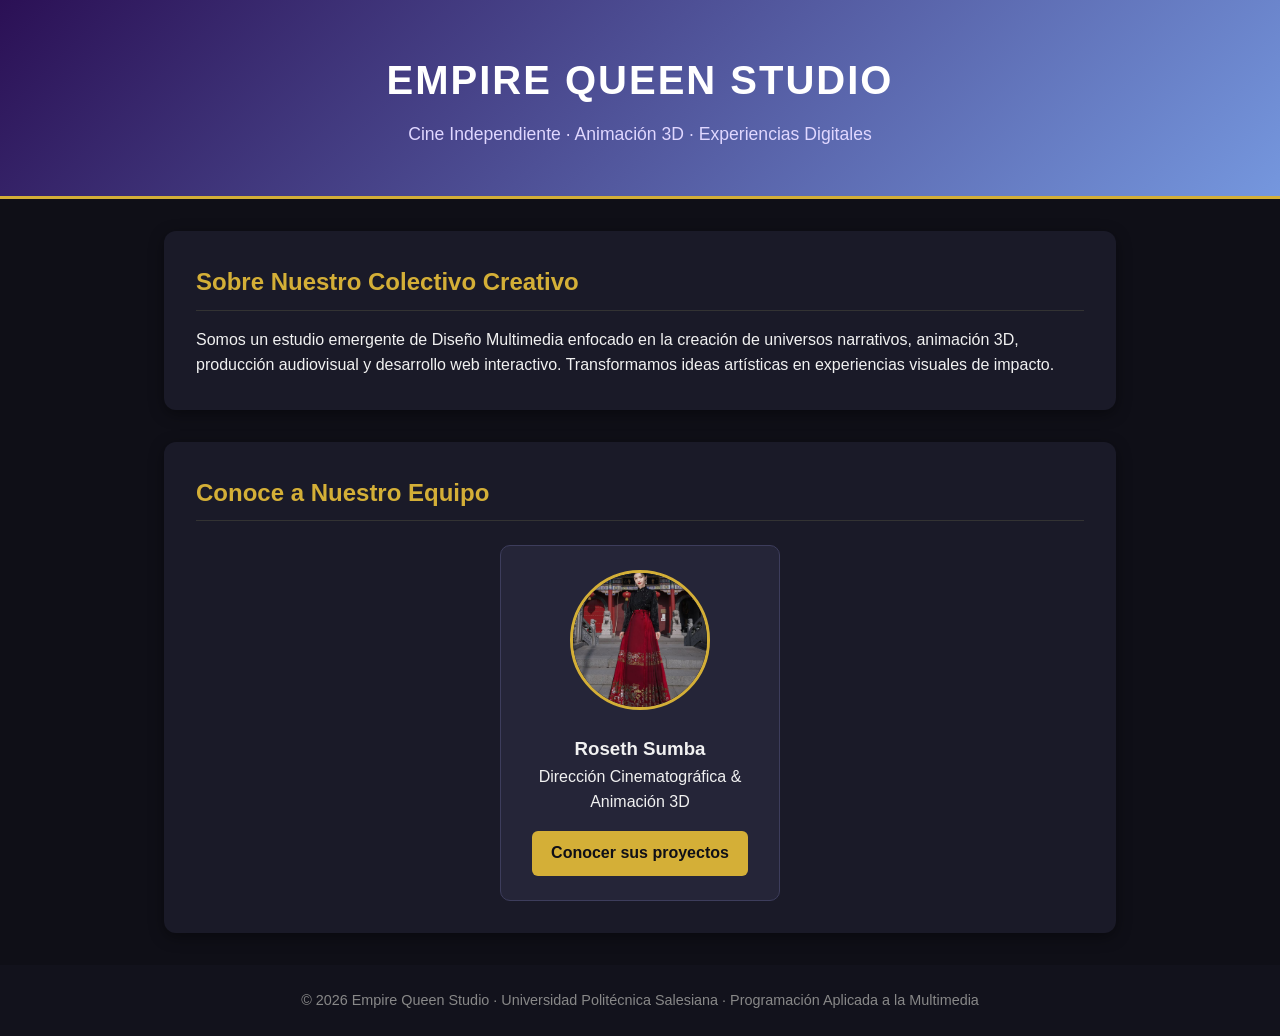
<file: empire-queen/imagenes/index.html>
<!DOCTYPE html>
<html lang="es">
<head>
    <meta charset="UTF-8">
    <meta name="viewport" content="width=device-width, initial-scale=1.0">
    <title>Empire Queen | Colectivo de Diseño Multimedia</title>
    <link rel="stylesheet" href="estilos.css">
</head>
<body>

    <header>
        <h1>EMPIRE QUEEN STUDIO</h1>
        <p>Cine Independiente · Animación 3D · Experiencias Digitales</p>
    </header>

    <main>
        <section>
            <h2>Sobre Nuestro Colectivo Creativo</h2>
            <p>
                Somos un estudio emergente de Diseño Multimedia enfocado en la creación de universos narrativos, animación 3D, producción audiovisual y desarrollo web interactivo. Transformamos ideas artísticas en experiencias visuales de impacto.
            </p>
        </section>

        <section>
            <h2>Conoce a Nuestro Equipo</h2>
            <div class="grid-equipo">
                <article class="tarjeta">
                    <img src="roseth.jpg/roseth.jpg.jpeg" alt="Fotografía de Roseth Sumba">
                    <h3>Roseth Sumba</h3>
                    <p>Dirección Cinematográfica & Animación 3D</p>
                    <a href="roseth.jpg/index.html" class="btn">Conocer sus proyectos</a>
                </article>
            </div>
        </section>
    </main>

    <footer>
        <p>© 2026 Empire Queen Studio · Universidad Politécnica Salesiana · Programación Aplicada a la Multimedia</p>
    </footer>

</body>
</html>
</file>
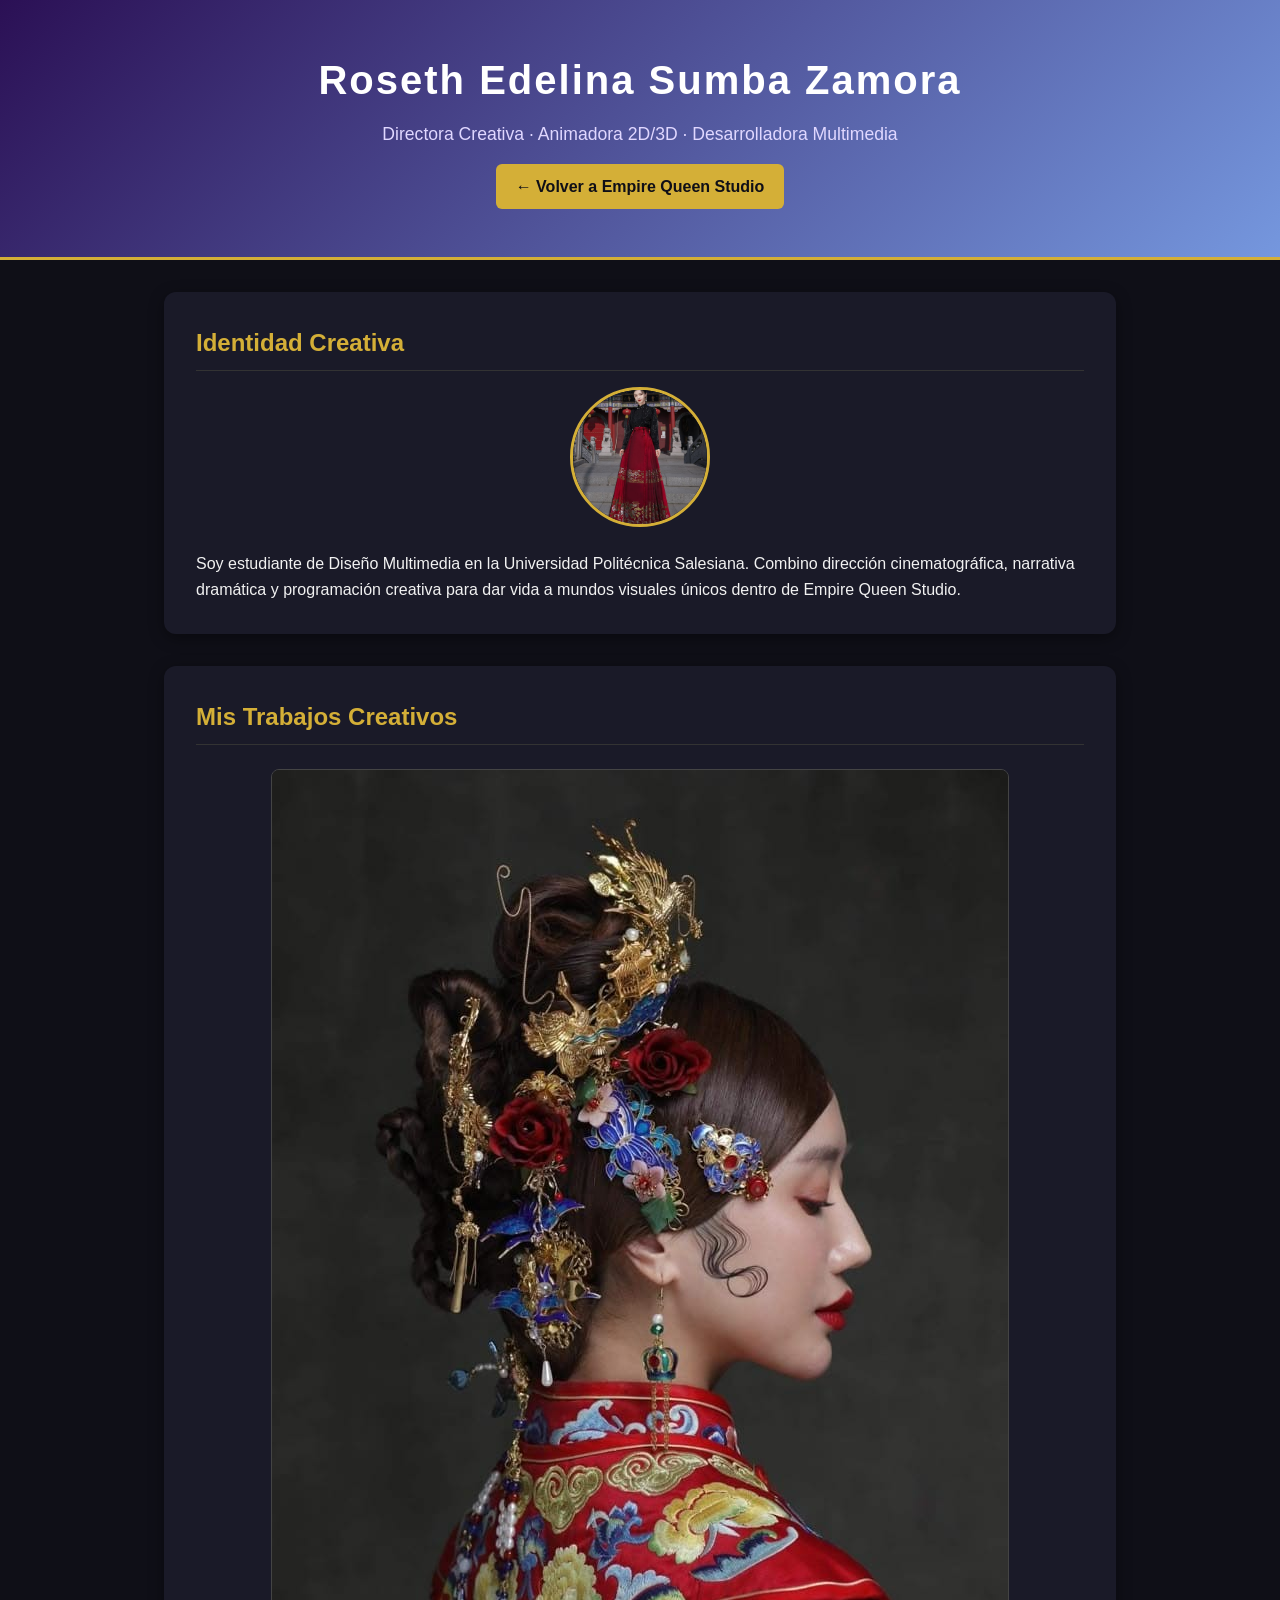
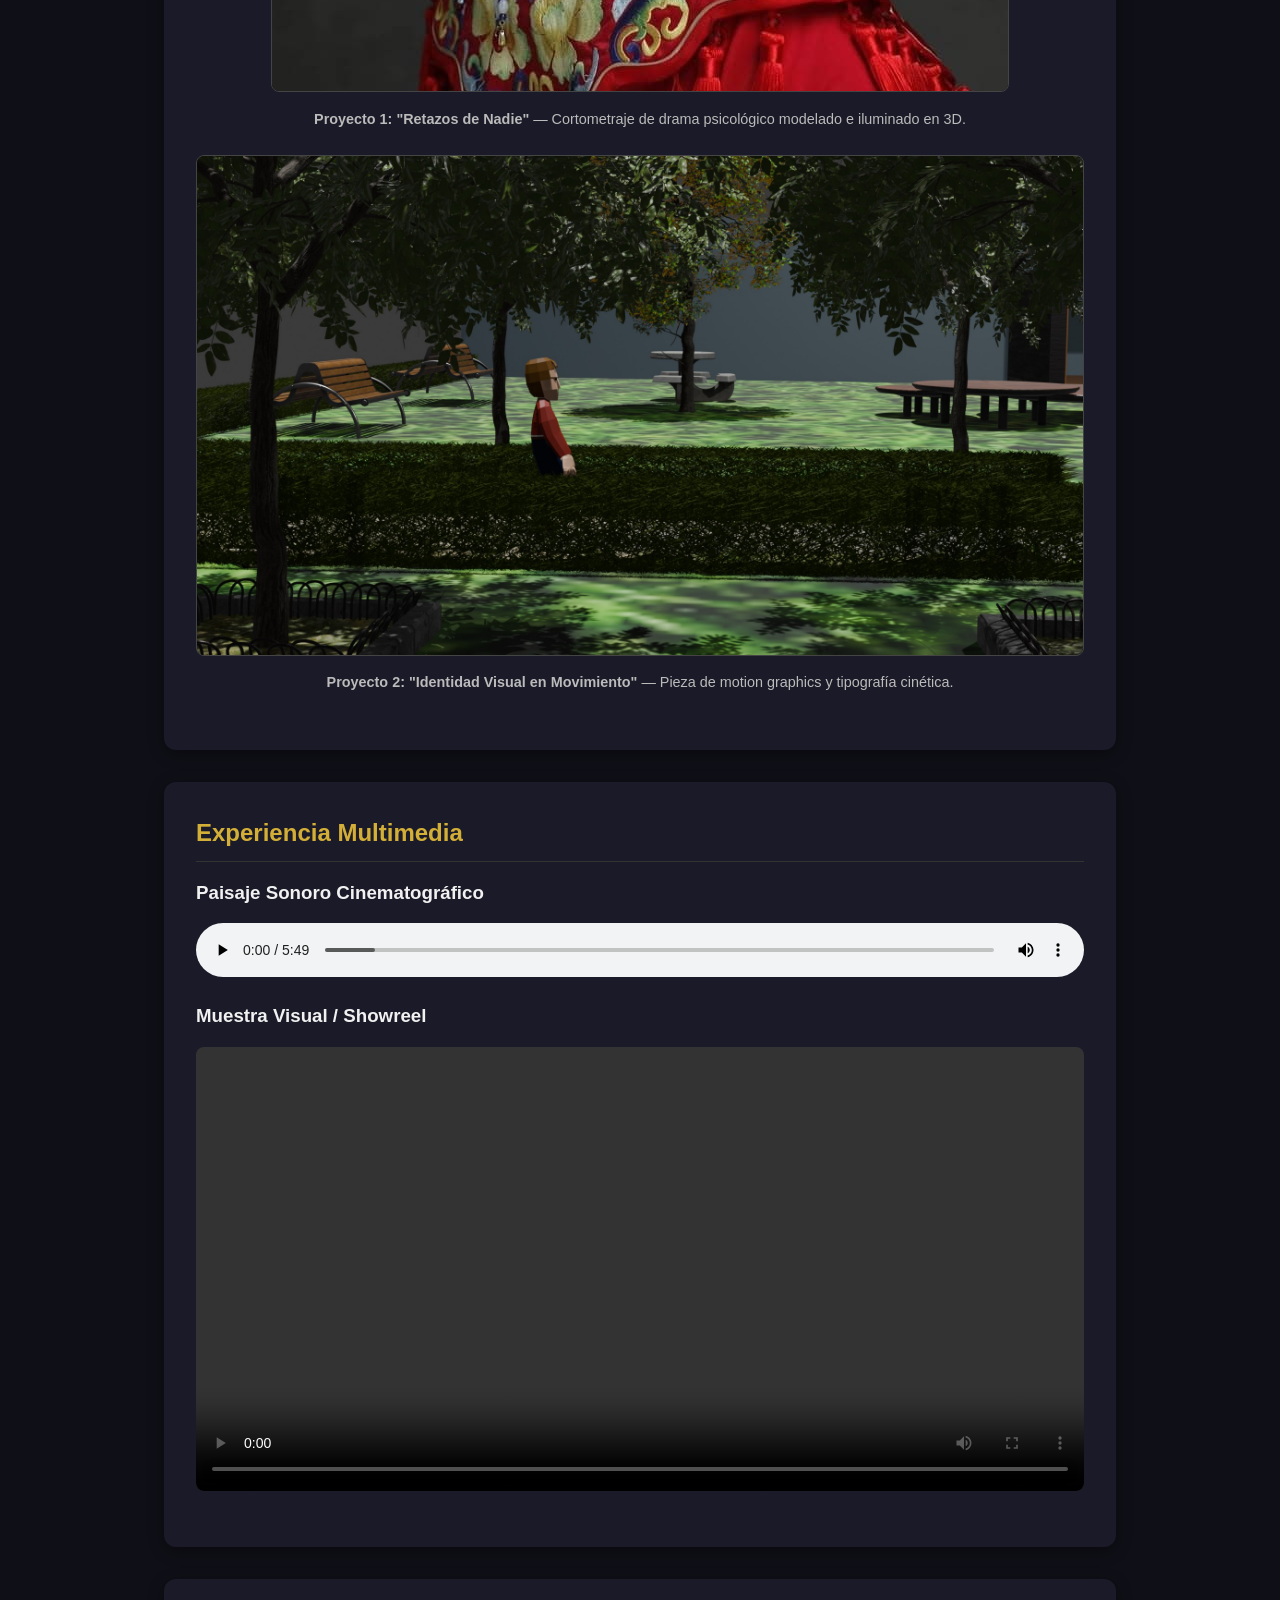
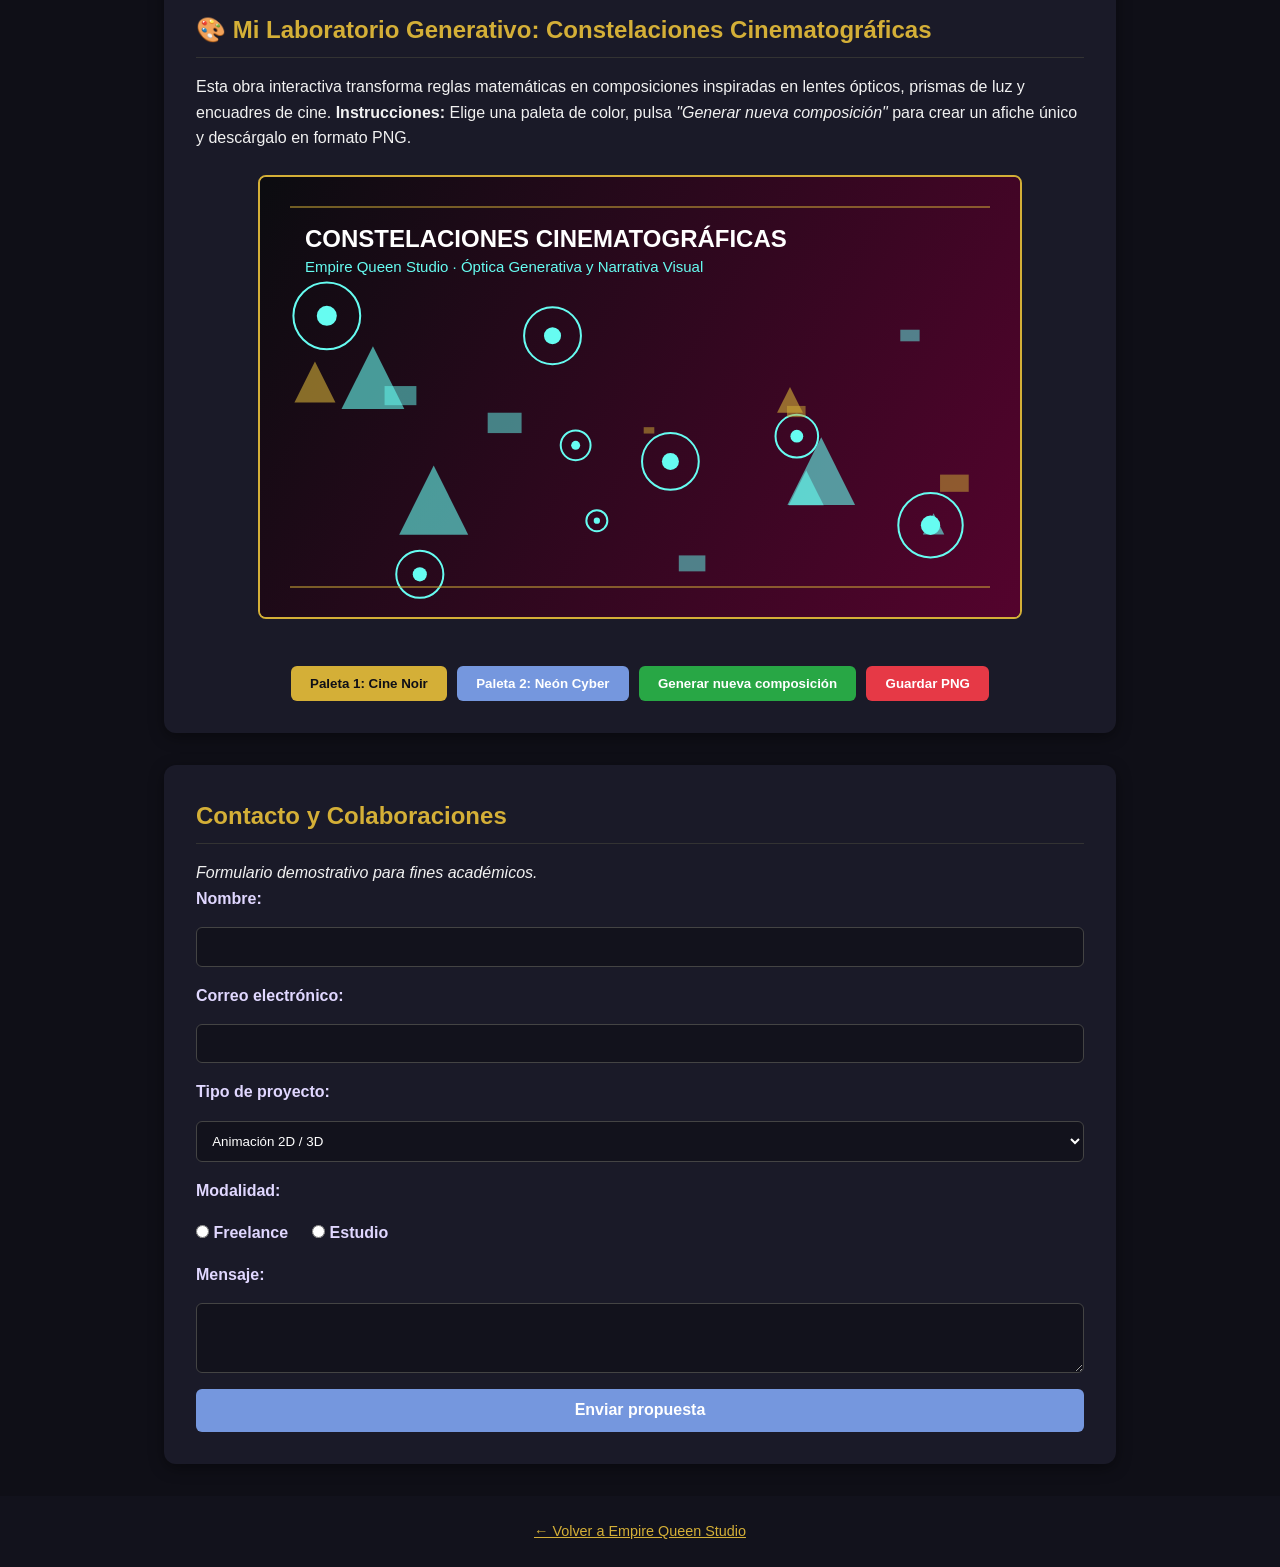
<file: empire-queen/imagenes/roseth.jpg/index.html>
<!DOCTYPE html>
<html lang="es">
<head>
    <meta charset="UTF-8">
    <meta name="viewport" content="width=device-width, initial-scale=1.0">
    <title>Roseth Sumba | Portafolio y Laboratorio Generativo</title>
    <link rel="stylesheet" href="../estilos.css">
</head>
<body>

    <header>
        <h1>Roseth Edelina Sumba Zamora</h1>
        <p>Directora Creativa · Animadora 2D/3D · Desarrolladora Multimedia</p>
        <a href="../index.html" class="btn">← Volver a Empire Queen Studio</a>
    </header>

    <main>
        <section>
            <h2>Identidad Creativa</h2>
            <div style="text-align: center;">
                <img src="roseth.jpg.jpeg" alt="Retrato de Roseth Sumba" class="perfil-img">
            </div>
            <p>
                Soy estudiante de Diseño Multimedia en la Universidad Politécnica Salesiana. Combino dirección cinematográfica, narrativa dramática y programación creativa para dar vida a mundos visuales únicos dentro de Empire Queen Studio.
            </p>
        </section>

        <section>
            <h2>Mis Trabajos Creativos</h2>
            <figure>
                <img src="proyecto1.jpg.jpeg" alt="Escena del cortometraje Retazos de Nadie">
                <figcaption><strong>Proyecto 1: "Retazos de Nadie"</strong> — Cortometraje de drama psicológico modelado e iluminado en 3D.</figcaption>
            </figure>
            <figure>
                <img src="proyecto2.jpg.jpeg" alt="Animación 2D en After Effects">
                <figcaption><strong>Proyecto 2: "Identidad Visual en Movimiento"</strong> — Pieza de motion graphics y tipografía cinética.</figcaption>
            </figure>
        </section>

        <section>
            <h2>Experiencia Multimedia</h2>
            <h3>Paisaje Sonoro Cinematográfico</h3>
            <audio controls>
                <source src="punt ambiente.mp3.mp3" type="audio/mpeg">
                Tu navegador no soporta audio HTML5.
            </audio>

            <h3>Muestra Visual / Showreel</h3>
            <video controls>
                <source src="roseth presentacion.mp4.mp4" type="video/mp4">
                Tu navegador no soporta video HTML5.
            </video>
        </section>

        <section id="laboratorio-canvas">
            <h2>🎨 Mi Laboratorio Generativo: Constelaciones Cinematográficas</h2>
            <p>
                Esta obra interactiva transforma reglas matemáticas en composiciones inspiradas en lentes ópticos, prismas de luz y encuadres de cine. <strong>Instrucciones:</strong> Elige una paleta de color, pulsa <em>"Generar nueva composición"</em> para crear un afiche único y descárgalo en formato PNG.
            </p>

            <div style="text-align: center; margin: 1.5rem 0;">
                <canvas id="miCanvas" width="760" height="440" style="max-width: 100%; border: 2px solid #d4af37; border-radius: 8px;"></canvas>
            </div>

            <div style="display: flex; gap: 10px; flex-wrap: wrap; justify-content: center;">
                <button id="btnPaleta1" class="btn" style="border:none; cursor:pointer;">Paleta 1: Cine Noir</button>
                <button id="btnPaleta2" class="btn" style="border:none; cursor:pointer; background-color:#7597de; color:#fff;">Paleta 2: Neón Cyber</button>
                <button id="btnGenerar" class="btn" style="border:none; cursor:pointer; background-color:#28a745; color:#fff;">Generar nueva composición</button>
                <button id="btnGuardar" class="btn" style="border:none; cursor:pointer; background-color:#e63946; color:#fff;">Guardar PNG</button>
            </div>
        </section>

        <section>
            <h2>Contacto y Colaboraciones</h2>
            <p><em>Formulario demostrativo para fines académicos.</em></p>
            <form onsubmit="event.preventDefault(); alert('¡Propuesta enviada correctamente!');">
                <label for="nombre">Nombre:</label>
                <input type="text" id="nombre" required>

                <label for="correo">Correo electrónico:</label>
                <input type="email" required>

                <label for="proyecto">Tipo de proyecto:</label>
                <select id="proyecto" required>
                    <option value="animacion">Animación 2D / 3D</option>
                    <option value="cine">Producción Audiovisual</option>
                    <option value="web">Arte Generativo / Web</option>
                </select>

                <label>Modalidad:</label>
                <div class="radio-grupo">
                    <label><input type="radio" name="modalidad" value="freelance" required> Freelance</label>
                    <label><input type="radio" name="modalidad" value="estudio"> Estudio</label>
                </div>

                <label for="mensaje">Mensaje:</label>
                <textarea id="mensaje" rows="3" required></textarea>

                <button type="submit">Enviar propuesta</button>
            </form>
        </section>
    </main>

    <footer>
        <p><a href="../index.html" style="color: #d4af37;">← Volver a Empire Queen Studio</a></p>
    </footer>

    <script src="canvas.js"></script>
</body>
</html>
</file>
<file: empire-queen/imagenes/estilos.css>
* {
    box-sizing: border-box;
    margin: 0;
    padding: 0;
    font-family: 'Segoe UI', Tahoma, Geneva, Verdana, sans-serif;
}

body {
    background-color: #0f0f17;
    color: #f1f1f1;
    line-height: 1.6;
}

header {
    background: linear-gradient(135deg, #2b1055, #7597de);
    text-align: center;
    padding: 3rem 1rem;
    border-bottom: 3px solid #d4af37;
}

header h1 {
    font-size: 2.5rem;
    letter-spacing: 2px;
    color: #ffffff;
}

header p {
    font-size: 1.1rem;
    margin-top: 0.5rem;
    color: #e0d7ff;
}

main {
    max-width: 1000px;
    margin: 2rem auto;
    padding: 0 1.5rem;
}

section {
    background-color: #1a1a28;
    padding: 2rem;
    border-radius: 12px;
    margin-bottom: 2rem;
    box-shadow: 0 4px 15px rgba(0,0,0,0.4);
}

h2 {
    color: #d4af37;
    margin-bottom: 1rem;
    border-bottom: 1px solid #333;
    padding-bottom: 0.5rem;
}

.grid-equipo {
    display: flex;
    flex-wrap: wrap;
    gap: 1.5rem;
    justify-content: center;
    margin-top: 1.5rem;
}

.tarjeta {
    background-color: #252538;
    border: 1px solid #3d3d5c;
    border-radius: 10px;
    padding: 1.5rem;
    width: 280px;
    text-align: center;
}

.tarjeta img, .perfil-img {
    width: 140px;
    height: 140px;
    object-fit: cover;
    border-radius: 50%;
    border: 3px solid #d4af37;
    margin-bottom: 1rem;
}

.btn {
    display: inline-block;
    margin-top: 1rem;
    padding: 0.6rem 1.2rem;
    background-color: #d4af37;
    color: #0f0f17;
    text-decoration: none;
    font-weight: bold;
    border-radius: 6px;
}

.btn:hover {
    background-color: #f3ce56;
}

figure {
    margin: 1.5rem 0;
    text-align: center;
}

figure img {
    max-width: 100%;
    height: auto;
    border-radius: 8px;
    border: 1px solid #444;
}

figcaption {
    font-size: 0.9rem;
    color: #bbb;
    margin-top: 0.5rem;
}

audio, video {
    width: 100%;
    margin: 1rem 0;
    border-radius: 8px;
}

form {
    display: flex;
    flex-direction: column;
    gap: 1rem;
}

label {
    font-weight: bold;
    color: #e0d7ff;
}

input[type="text"], input[type="email"], select, textarea {
    width: 100%;
    padding: 0.7rem;
    border-radius: 6px;
    border: 1px solid #444;
    background-color: #12121c;
    color: #fff;
}

.radio-grupo {
    display: flex;
    gap: 1.5rem;
    flex-wrap: wrap;
}

button[type="submit"] {
    background-color: #7597de;
    color: #fff;
    border: none;
    padding: 0.8rem;
    font-size: 1rem;
    font-weight: bold;
    border-radius: 6px;
    cursor: pointer;
}

footer {
    text-align: center;
    padding: 1.5rem;
    background-color: #12121c;
    color: #888;
    font-size: 0.9rem;
}
</file>
